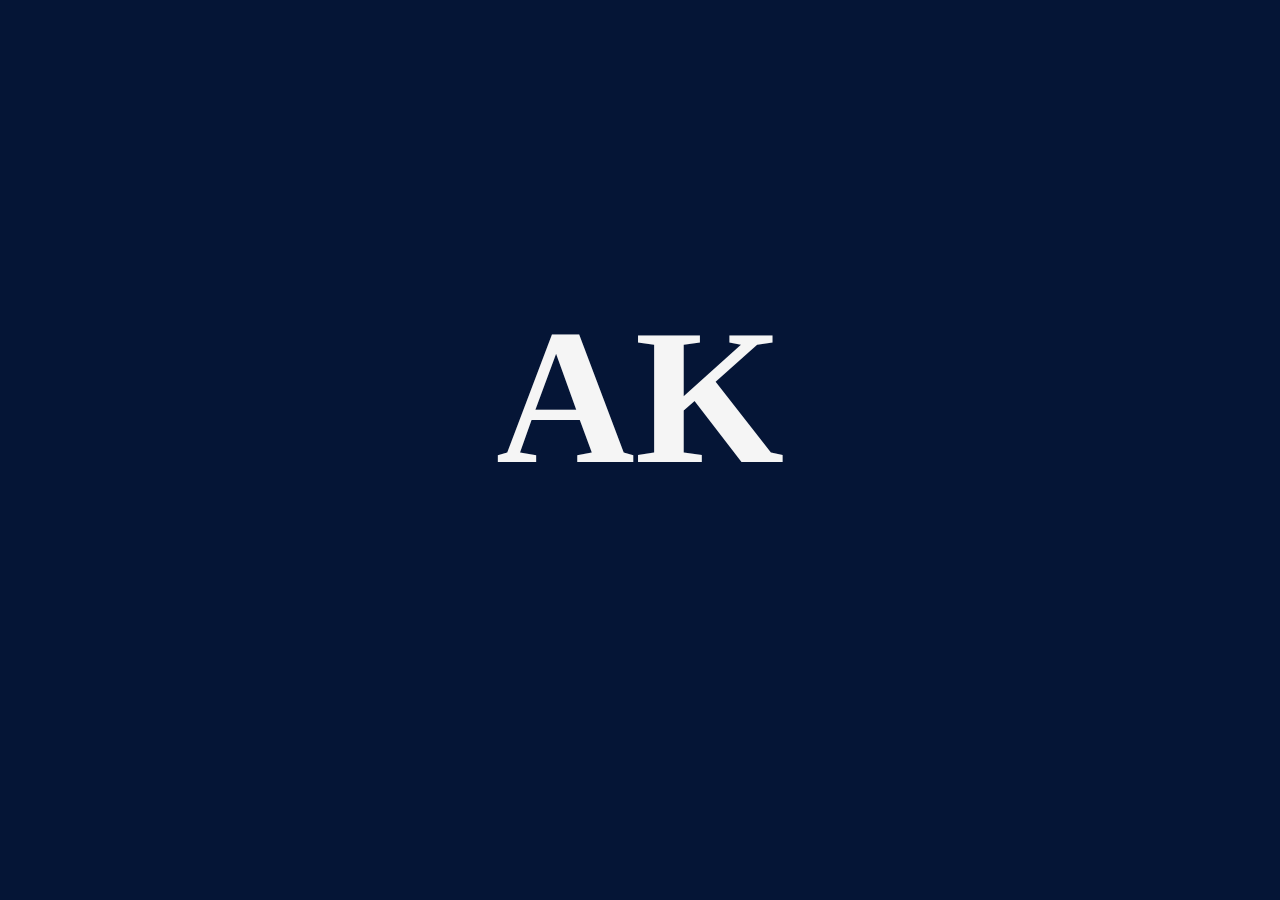
<file: index.html>
<!DOCTYPE html>
<html class="index-html">
    <head>
        <title>AK: Portfolio</title>
    </head>
    <link href="style.css" rel="stylesheet">
    <body>
       <section class="fading-text">
        <h2>AK</h2>
        <a class="button" href="./homepage.html">Enter</a>
       </section>
        <script src="script.js"</script>
    </body>
</html>
</file>
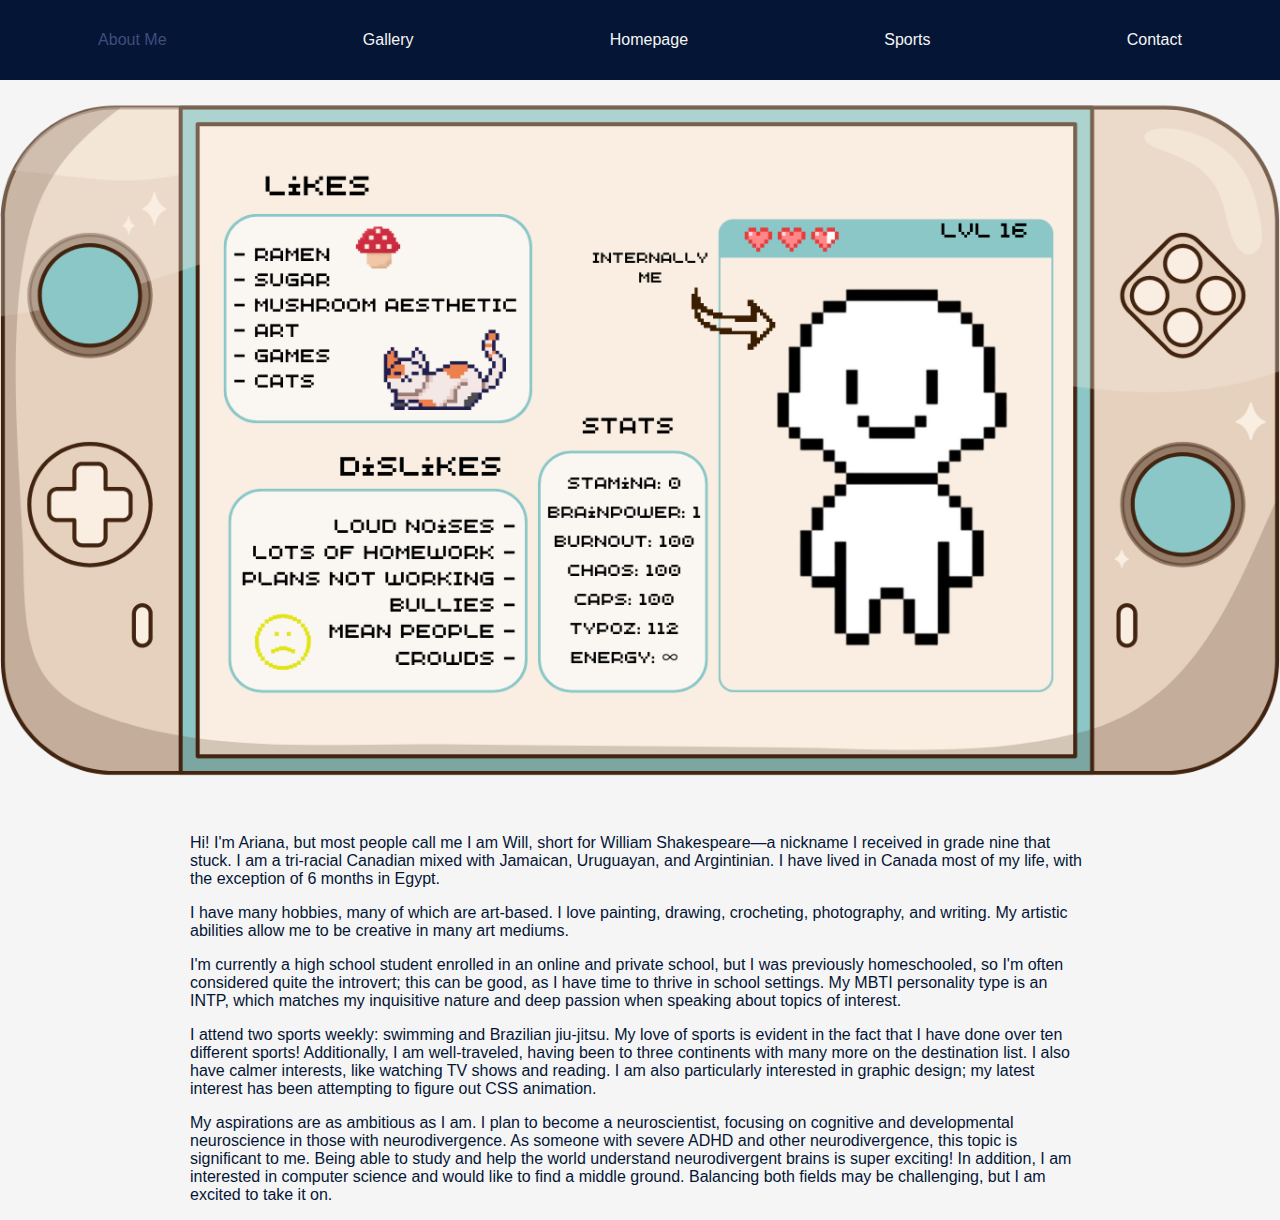
<file: aboutme.html>
<!DOCTYPE html>
<html>
    <head class="about-me">
        <title>AK: Portfolio</title>
    </head>
    <link href="style.css" rel="stylesheet">
    <link rel="preconnect" href="https://fonts.googleapis.com">
<link rel="preconnect" href="https://fonts.gstatic.com" crossorigin>
<link href="https://fonts.googleapis.com/css2?family=Manjari:wght@100;400;700&family=Tiny5&display=swap" rel="stylesheet">
    <body>
        <header>
            <nav>
                <a href="./aboutme.html">About Me</a>
                <a href="./photography.html">Gallery</a>
                <a href="./homepage.html">Homepage</a>
                <a href="./sports.html">Sports</a>
                <a href="./contact.html">Contact</a>
            </nav>
         </header>
         <main>
            <section class="banner" id="flex">
                <div class="image">
                    <img src="Aboutmebanner.png" alt="picture of the sun setting from a plane">
                </div>
            </section>
            <div class="slider"></div>
        <div class="written-part" id="flex">
            <section class="written">
                <p>Hi! I'm Ariana, but most people call me I am Will, short for William Shakespeare—a nickname I received in grade nine that stuck. I am a tri-racial Canadian mixed with Jamaican, Uruguayan, and Argintinian. I have lived in Canada most of my life, with the exception of 6 months in Egypt.</p>

                <p>I have many hobbies, many of which are art-based. I love painting, drawing, crocheting, photography, and writing. My artistic abilities allow me to be creative in many art mediums.</p>

                <p>I'm currently a high school student enrolled in an online and private school, but I was previously homeschooled, so I'm often considered quite the introvert; this can be good, as I have time to thrive in school settings. My MBTI personality type is an INTP, which matches my inquisitive nature and deep passion when speaking about topics of interest.</p> 

                <p>I attend two sports weekly: swimming and Brazilian jiu-jitsu. My love of sports is evident in the fact that I have done over ten different sports! Additionally, I am well-traveled, having been to three continents with many more on the destination list. I also have calmer interests, like watching TV shows and reading. I am also particularly interested in graphic design; my latest interest has been attempting to figure out CSS animation.</p>

                <p>My aspirations are as ambitious as I am. I plan to become a neuroscientist, focusing on cognitive and developmental neuroscience in those with neurodivergence. As someone with severe ADHD and other neurodivergence, this topic is significant to me. Being able to study and help the world understand neurodivergent brains is super exciting! In addition, I am interested in computer science and would like to find a middle ground. Balancing both fields may be challenging, but I am excited to take it on.</p>
            </section>
        </div>
        </main>
        <!-- From: https://gsap.com/docs/v3/Installation/?tab=cdn&module=esm&method=private+registry&tier=free&club=false&require=false&trial=true -->
        <script src="https://cdn.jsdelivr.net/npm/gsap@3.12.5/dist/gsap.min.js"></script>
        <!-- Adapted from https://www.w3schools.com/tags/tryit.asp?filename=tryhtml_script_src -->
        <script src="script.js"></script>
    </body>
</html>
</file>
<file: style.css>
html {
    background-color: #f5f5f5;
    box-sizing: border-box;

}

body {
    margin: 0;
}

/* Prompt: "how to get rid of excess diplay flex in css" idea provided by genrative ai */
.flex, #flex {
    display: flex;
}

/* FADING Code adapted from youtube video: https://youtu.be/jD_8FLePHZU?si=YCgzD0gzMVAhALpv */
.fading-text {
    animation: fade-inout 10s;
    font-size: 8em;
    text-align: center;
    justify-content: center;
    color: whitesmoke;
    position: relative;
    top: 1em;
    animation-fill-mode: forwards;
}
@keyframes fade-inout{
    100%{ opacity: 1; }
    0%{ opacity: 0; }
}

.index-html {
    background-color: #051536;
}

/* button fade was adapted from an answer in: https://stackoverflow.com/questions/30855985/pure-css-animation-visibility-with-delay */
.button {
    width: 150px;
    height: 75px;
    animation: 6s fadeIn;
    animation-fill-mode: forwards;
    visibility: hidden;
    font-size: 30px;
    text-decoration: none;
    border: 1px solid #f5f5f5;
    color: #f5f5f5;
    font-weight: bold;
    display: inline-block;
    align-items: center;
    align-content: center;
    justify-content: center; 
    padding: 1px;
    border-radius: 5px;
}

.button:hover {
    background-color: #3e4e7c; 
    border: 1px solid #3e4e7c;
    color: #f5f5f5;
}
@keyframes fadeIn {
    99%{ visibility: hidden; }
    100%{ visibility: visible; }
}

/* HEADER/ NAV bar */
nav {
    background-color: #051536;
    height: 80px;
    display: flex;
    position: fixed;
    width: 100%;
    top: 0px;
    left: 0px;
    z-index: 9;
}

nav a {
    color: #f5f5f5;
    text-decoration: none;
    font-family: Verdana, Geneva, Tahoma, sans-serif;
    display: flex;
    flex-grow: 1;
    align-items: center;
    justify-content: space-around;
}

nav a:hover {
    color: #3e4e7c;
}


/* Homepage */
.homepage {
    height: 10%;
    position: fixed;
    width: 100%;
    bottom: 0px;
    left: 0;
    z-index: 9;
    justify-content: center;
    align-items: center;
    /* border: solid black 3px; */
    background-color: #a36c48;
}

/* :visited found in MDN doc */
.homepage a:link, 
.homepage a:visited {
    text-transform: lowercase;
    font-weight: 400;
    font-size: 1em;
    text-decoration: none;
    text-align: center;
    color: #ecd0c2;
    font-family: "Tiny5", sans-serif;
    flex-grow: 1; 
}

/* From: https://www.w3schools.com/css/css3_buttons.asp */
.homepage a:hover {
    color: #291b01; 
}

.home {
    background-color: #a36c48;
}
/* Useful: https://www.w3schools.com/cssref/css3_pr_background-size.php */

.home img {
    width: 100%;
    height: auto;
    background-repeat: no-repeat;
    top: 0;
    position: fixed;
}

/* ABOUT ME */
.about-me, .photo-page {
    margin: 0;
    padding: 0;
    box-sizing: border-box;

}

/* Adapted from:  https://youtu.be/AKmoccuRiN4?si=AemssESIYWQUDrwA */

.banner {
    justify-content: center;
    align-items: center;
}

.image img, .header {
    height: auto;
    display: flex;
    object-fit: cover;
    width: 100%;
} 

.written {
    color: #051536;
    font-family: Verdana, Geneva, Tahoma, sans-serif;
    flex-flow: wrap;
    max-width: 900px;
    position: static;
    height: 100%;
    align-items: center;
    align-content: center;
    justify-content: center;
} 

.written-part {
    align-items: center;
    align-content: center;
    justify-content: center;
    margin: 0;
    position: relative;
}

/* PHOTOGRPAHY */
html .photo {
    display: block;
    justify-content: center;
    align-content: center;
}

.photography img {
    width: 300px;
    height: 300px;
    object-fit: cover;
    border-radius: 7px;

}

.photography {
    flex-wrap: wrap;
    justify-content: center;
    margin-top: 50px;
    margin-bottom: 50px;
    gap: 6px;
} 

.photo-banner {
    display: flex;
    align-content: center;
    justify-content: center;
    width: 100%;
}
.gallery-png {
    height: auto;
    object-fit: cover;
    width: 80%;
    max-width: 1000px;
    display: flex;
}



main {
    position: relative;
    top: 80px;
}

.pop-up-text {
   width: 250px;
   position: fixed;
   height: 80px;
   animation: 3s fadeIn;
   animation-fill-mode: forwards;
   visibility: hidden;
   font-size: 20px;
   left: 1px;
   top: 100px;
   display: flex;
   text-align: center;
   color: black;
   font-family: "Tiny5", sans-serif;
   font-weight: 400;
   z-index: 10;
   background-color: whitesmoke;
   border: 1px solid #109daf;
}

@keyframes fadeIn {
   99%{ visibility: hidden; }
   100%{ visibility: visible; }
}

/* SPORTS */
div {
    position: relative;
    display: inline-block;
}

.sports-page img {
    display: block;
}

span {
    position: absolute;
    right: 0;
    bottom: 0;
    background-color: rgba(0, 0, 0, 0.568);
    color: rgb(252, 249, 245);
    font-family: Verdana, Geneva, Tahoma, sans-serif;
    padding: 5px;
    opacity: 0;
}

div:hover > span {
    opacity: 1;
}

.sports-main {
    display: flex;
    width: 100%;
    justify-content: center;
    flex-wrap: wrap;
    align-content: center;
    height: auto;
    margin: auto;
}

.sports-main * {
    width: 100%;
    max-width: 1000px;
}
.sport-banner {
    display: flex;
    align-content: center;
    justify-content: center;
    width: 100%;
}
.sport-banner img {
    height: auto;
    object-fit: cover;
    width: 80%;
    max-width: 1000px;
    display: flex;

}

.pop-up {
   width: 250px;
   position: sticky;
   height: 100px;
   animation: 5s fadeIn;
   animation-fill-mode: forwards;
   visibility: hidden;
   font-size: 20px;
   left: 1px;
   top: 100px;
   display: flex;
   text-align: center;
   color: black;
   font-family: "Tiny5", sans-serif;
   font-weight: 400;
   z-index: 10;
   background-color: whitesmoke;
   border: 1px solid #109daf;
}

@keyframes fadeIn {
   99%{ visibility: hidden; }
   100%{ visibility: visible; }
}

.sports-main div p {
    font-family: Verdana, Geneva, Tahoma, sans-serif;
    margin: 3px;
    justify-content: justify;
    align-items: justify;
}

/* CONTACT Adapted from: https://www.sanwebe.com/2014/08/css-html-forms-designs#google_vignette */
.information {
    justify-self: center;
    align-content: center;
    border-radius: 5px;
    border: solid 1px #109daf;
    background-color: #f5f5f5;
} 

#contact {
    justify-content: center;
    align-items: center;
    width: 100%;
    height: 100%;
    margin: 0;
    background-image: url('Lvl 16 (1).png');
    background-repeat: no-repeat;
    background-size: cover;
}

.information {
    height: 600px;
    width: 900px;
    padding: 20px 12px 20px 20px;
    font-family: Verdana, Geneva, Tahoma, sans-serif;
}
.information li {
    padding: 0;
    display: block;
    list-style: none;
    margin: 10px 10px 10px 0;
}

.information label {
    margin: 0 0 3px 0;
    padding: 0px;
    display: block;
}
.information input[type=text], 
.information input[type=date],
.information input[type=datetime],
.information input[type=number],
.information input[type=search],
.information input[type=time],
.information input[type=url],
.information input[type=email],
textarea, 
select {
    box-sizing: border-box;
    -webkit-box-sizing: border-box;
    -moz-box-sizing: border-box;
    border: 1px solid #bebebe;
    padding: 7px;
    margin: 0px;
    -webkit-transition: all 0.30s ease-in-out;
	-moz-transition: all 0.30s ease-in-out;
	-ms-transition: all 0.30s ease-in-out;
	-o-transition: all 0.30s ease-in-out;
	outline: none;	
}
.information input[type=text]:focus, 
.information input[type=date]:focus,
.information input[type=datetime]:focus,
.information input[type=number]:focus,
.information input[type=search]:focus,
.information input[type=time]:focus,
.information input[type=url]:focus,
.information input[type=email]:focus,
.information textarea:focus, 
.information select:focus{
	-moz-box-shadow: 0 0 8px #88D5E9;
	-webkit-box-shadow: 0 0 8px #88D5E9;
	box-shadow: 0 0 8px #88D5E9;
	border: 1px solid #88D5E9;
}
.information .text-div {
    width: 25%;
}

.information .text-long {
    width: 50%;
}

.information #text-subject {
    width: 100%;
}

.information .text-textarea {
    width: 100%;
    height: 300px;
}

.information [type=button] {
   background-color: #109daf;
   padding: 8px 15px 8px 15px;
   border: none;
   color: #f5f5f5;
}

.information [type=button]:hover {
   background-color: #0e7785;
   box-shadow: none;
}

.information .required {
   color: red;
}

@media (241px <= width <= 1199.92px) {

    .written-part {
        width: 100%;
        padding: 0;
        margin: 0;
    }
    .banner {
        height: 0%;
    }
    span {
        font-size: 25px;
        margin: ;
    }
    .sports-main div p {
        font-size: 10px;
    }

}
</file>
